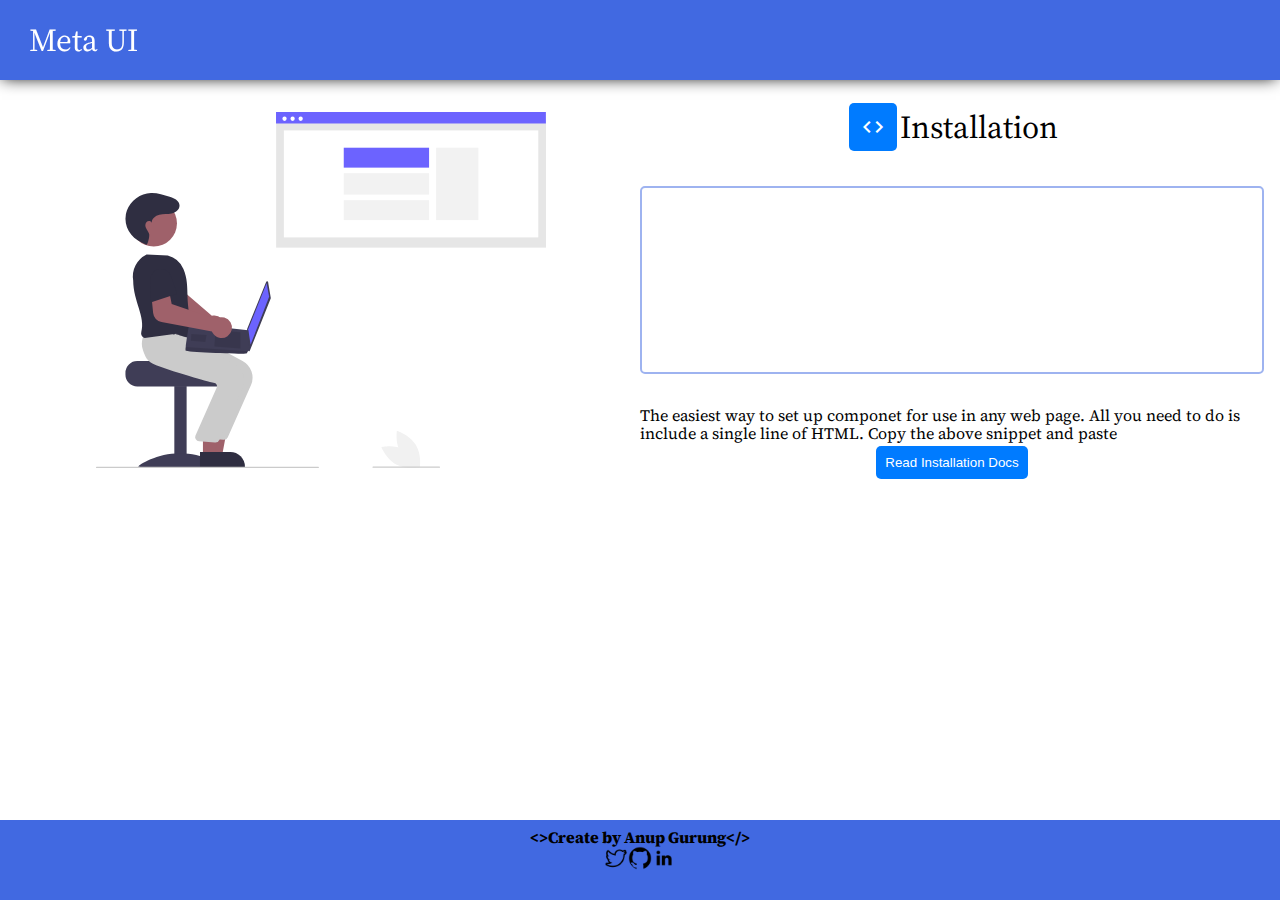
<file: index.html>
<!DOCTYPE html>
<html lang="en">

<head>
    <meta charset="UTF-8">
    <meta http-equiv="X-UA-Compatible" content="IE=edge">
    <meta name="description" content="Meta UI is a component library">
    <meta name="viewport" content="width=device-width, initial-scale=1.0">
    <link href="https://fonts.googleapis.com/icon?family=Material+Icons" rel="stylesheet">
    <link rel="stylesheet" href="./css/meta-ui.css">
    <link rel="stylesheet" href="./css/main.css">
    <title>Meta UI</title>
</head>

<body>
    <div>
        <header class="header nav nav-box-shadow">
            <div class="menu">
                <span class="material-icons icon-btn hide-default">menu</span>
                <h3 class="flex-row">Meta UI</h3>
            </div>
        </header>
        <div>
            <main class="main-section">
                <section class="flex-row">
                    <div class="flex-basis-40">
                        <img class="responsive-fix-width" src="./images/lp.svg" alt="image">
                    </div>
                    <div class="flex-basis-50 flex-row flex-direction-col">
                        <div class="flex-row">
                            <span class="material-icons btn btn-primary btn-floating border-radius">code</span>
                            <h3>Installation</h3>
                        </div>
                        <div class="code-snip">
                            <iframe
                                src="https://carbon.now.sh/embed?bg=rgba%280%2C0%2C0%2C1%29&t=3024-night&wt=none&l=auto&width=680&ds=false&dsyoff=20px&dsblur=68px&wc=true&wa=true&pv=0px&ph=0px&ln=false&fl=1&fm=Hack&fs=14px&lh=119%25&si=false&es=2x&wm=false&code=%253Clink%2520href%253D%2522https%253A%252F%252Ffonts.googleapis.com%252Ficon%253Ffamily%253DMaterial%252BIcons%2522%2520rel%253D%2522stylesheet%2522%253E"
                                style=" border:0; transform: scale(1); overflow:hidden;"
                                sandbox="allow-scripts allow-same-origin">
                          </iframe>
                        </div>
                        <div>
                            <section>
                                <p>The easiest way to set up componet for use in any web page.
                                All you need to do is include a single line of HTML.
                                Copy the above snippet and paste</p>
                            </section>
                        </div>
                        <div>
                            <button class="btn btn-primary">
                                <a class="link-style-none" 
                                    href="./pages/documentation.html">
                                    Read Installation Docs
                                </a>
                            </button>
                        </div>
                    </div>
                </section>
            </main> 
        </div>

        <footer class="footer">
            <div class="text-center font-bold">
                <p><span>&lt;&gt;</span>Create by Anup Gurung<span>&lt;/&gt;</span> </p>
            </div>
            <div class="footer-social flex-row flex-row-center">
                <a href="#">
                    <img src="./images/twitter.ico" alt="twitter">
                </a>
                <a href="#">
                    <img src="./images/github.ico" alt="github">
                </a>
                <a href="#">
                    <img src="./images/linkedin.ico" alt="linkedin">
                </a>
            </div>
        </footer>
        
    </div>
</body>

</html>
</file>
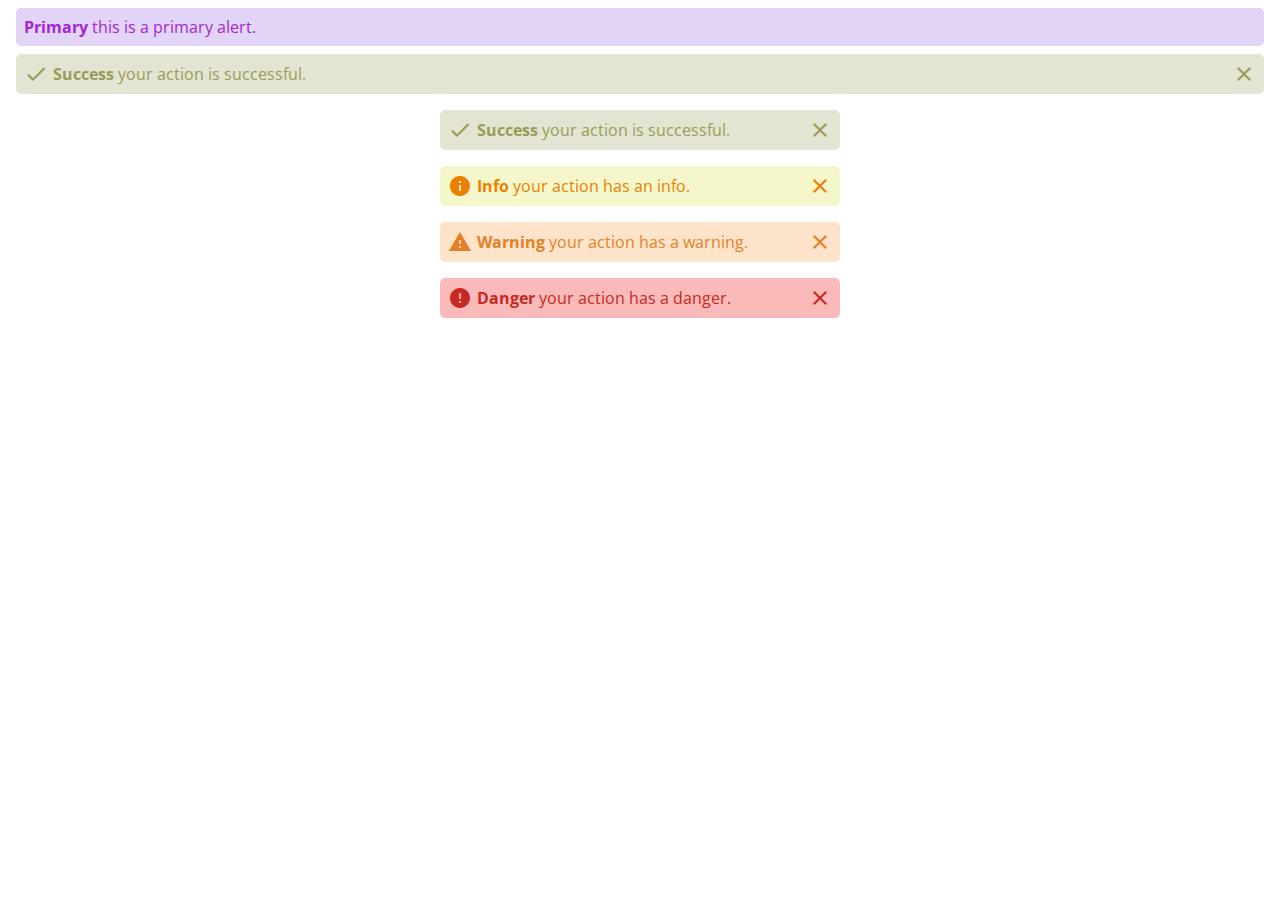
<file: alert.html>
<!DOCTYPE html>
<html lang="en">
<head>
    <meta charset="UTF-8">
    <meta http-equiv="X-UA-Compatible" content="IE=edge">
    <meta name="author" content="Anup Gurung">
    <meta name="description" content="alert Component">
    <meta name="viewport" content="width=device-width, initial-scale=1.0">
    <link href="https://fonts.googleapis.com/icon?family=Material+Icons"
      rel="stylesheet">
    <link rel="stylesheet" href="alert.css">
    <title>Alerts</title>
</head>
<body>

    <!-- alert without icon and close button -->
    <div class="alert alert-primary">           
        <strong>Primary</strong> this is a primary alert.
    </div>

    <!-- alert align to center -->
    <div class="alert flex-row alert-success">        
        <span class="flex-row">
            <span class="material-icons mar-rg-sm">check</span>
            <span><strong>Success</strong> your action is successful.</span>
        </span>
        <span class="material-icons icon">close</span>
    </div>

    <!-- alert with icon and close button -->
    <div class="alert-container">
        <div class="alert flex-row alert-success">        
            <span class="flex-row">
                <span class="material-icons mar-rg-sm">check</span>
                <span><strong>Success</strong> your action is successful.</span>
            </span>
            <span class="material-icons icon">close</span>
        </div>
    </div>
    

    <div class="alert-container">
        <div class="alert flex-row alert-info">
            <span class="flex-row">
                <span class="material-icons mar-rg-sm">info</span>
                <span><strong>Info</strong> your action has an info.</span>
            </span> 
            <span class="material-icons icon">close</span>
        </div>
    </div>

    <div class="alert-container">
        <div class="alert flex-row alert-warning">
            <span class="flex-row">
                <span class="material-icons mar-rg-sm">warning</span>
                <span><strong>Warning</strong> your action has a warning.</span> 
            </span>
            <span class="material-icons icon">close</span>
        </div>
    </div>
    
    <div class="alert-container">
        <div class="alert flex-row alert-danger">
            <span class="flex-row">
                <span class="material-icons mar-rg-sm">error</span>
                <span><strong>Danger</strong> your action has a danger.</span>
            </span>       
            <span class="material-icons icon">close</span>
        </div>
    </div>
</body>
</html>
</file>
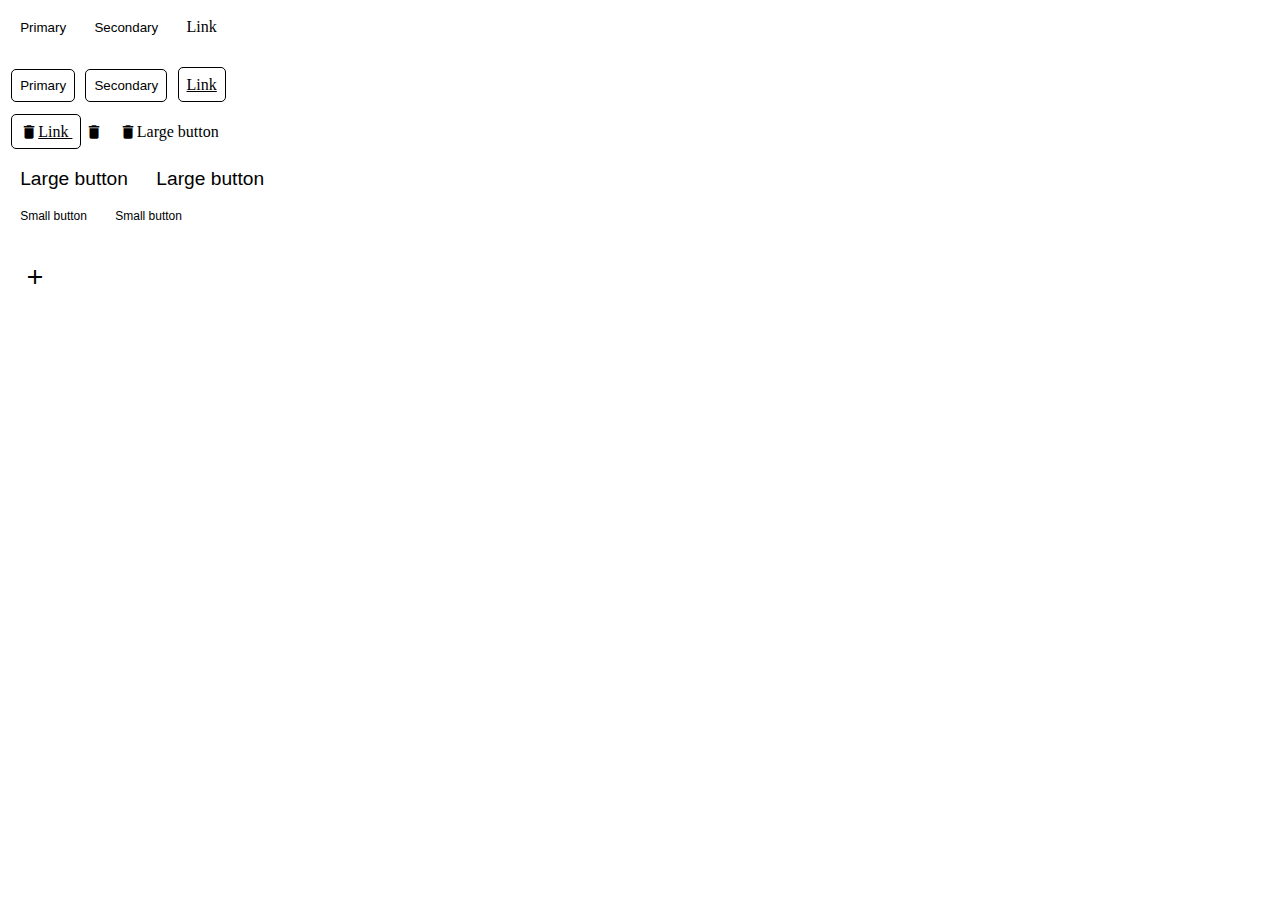
<file: buttons.html>
<!DOCTYPE html>
<html lang="en">
<head>
    <meta charset="UTF-8">
    <meta http-equiv="X-UA-Compatible" content="IE=edge">
    <meta name="viewport" content="width=device-width, initial-scale=1.0">
    <meta name="author" content="Anup Gurung">
    <meta name="description" content="Button Component">
    <link href="https://fonts.googleapis.com/icon?family=Material+Icons"
    rel="stylesheet">
    <link rel="stylesheet" href="buttons.css">
    <title>Buttons</title>
</head>
<body>
    <div>
        <button class="btn btn-primary">Primary</button>
        <button class="btn btn-secondary">Secondary</button>
        <a href="#" class="btn btn-link btn-primary">Link</a>        
    </div>
    <hr>
  <!-- OUTLINE BUTTON -->
    <div>
        <button class="btn btn-primary-outline">Primary</button>
        <button class="btn btn-secondary-outline">Secondary</button>
        <a href="#" class="btn btn-link-outline">Link</a>
    </div>
  <hr>
    <!-- ICON button -->
    <div>
        <a href="#" class="btn btn-link-outline">
            <span class="material-icons btn-icon">delete</span>Link
        </a>
        <span class="material-icons btn-icon">delete</span>
        <a class="btn btn-primary">
            <span class="material-icons btn-icon">delete</span>Large button
        </a>
    </div>
  <hr>
    <!-- LARGE AND SMALL BUTTON -->
    <div>
        <button class="btn btn-primary btn-lg">Large button</button>
        <button class="btn btn-secondary btn-lg">Large button</button>
    </div>
    <div>
        <button class="btn btn-primary btn-sm">Small button</button>
        <button class="btn btn-secondary btn-sm">Small button</button>
    </div>
    <hr>
    <!-- FLOATING BUTTON -->
    <div>
        <span class="material-icons btn btn-primary btn-floating">add</span>
    </div>
</body>
</html>
</file>
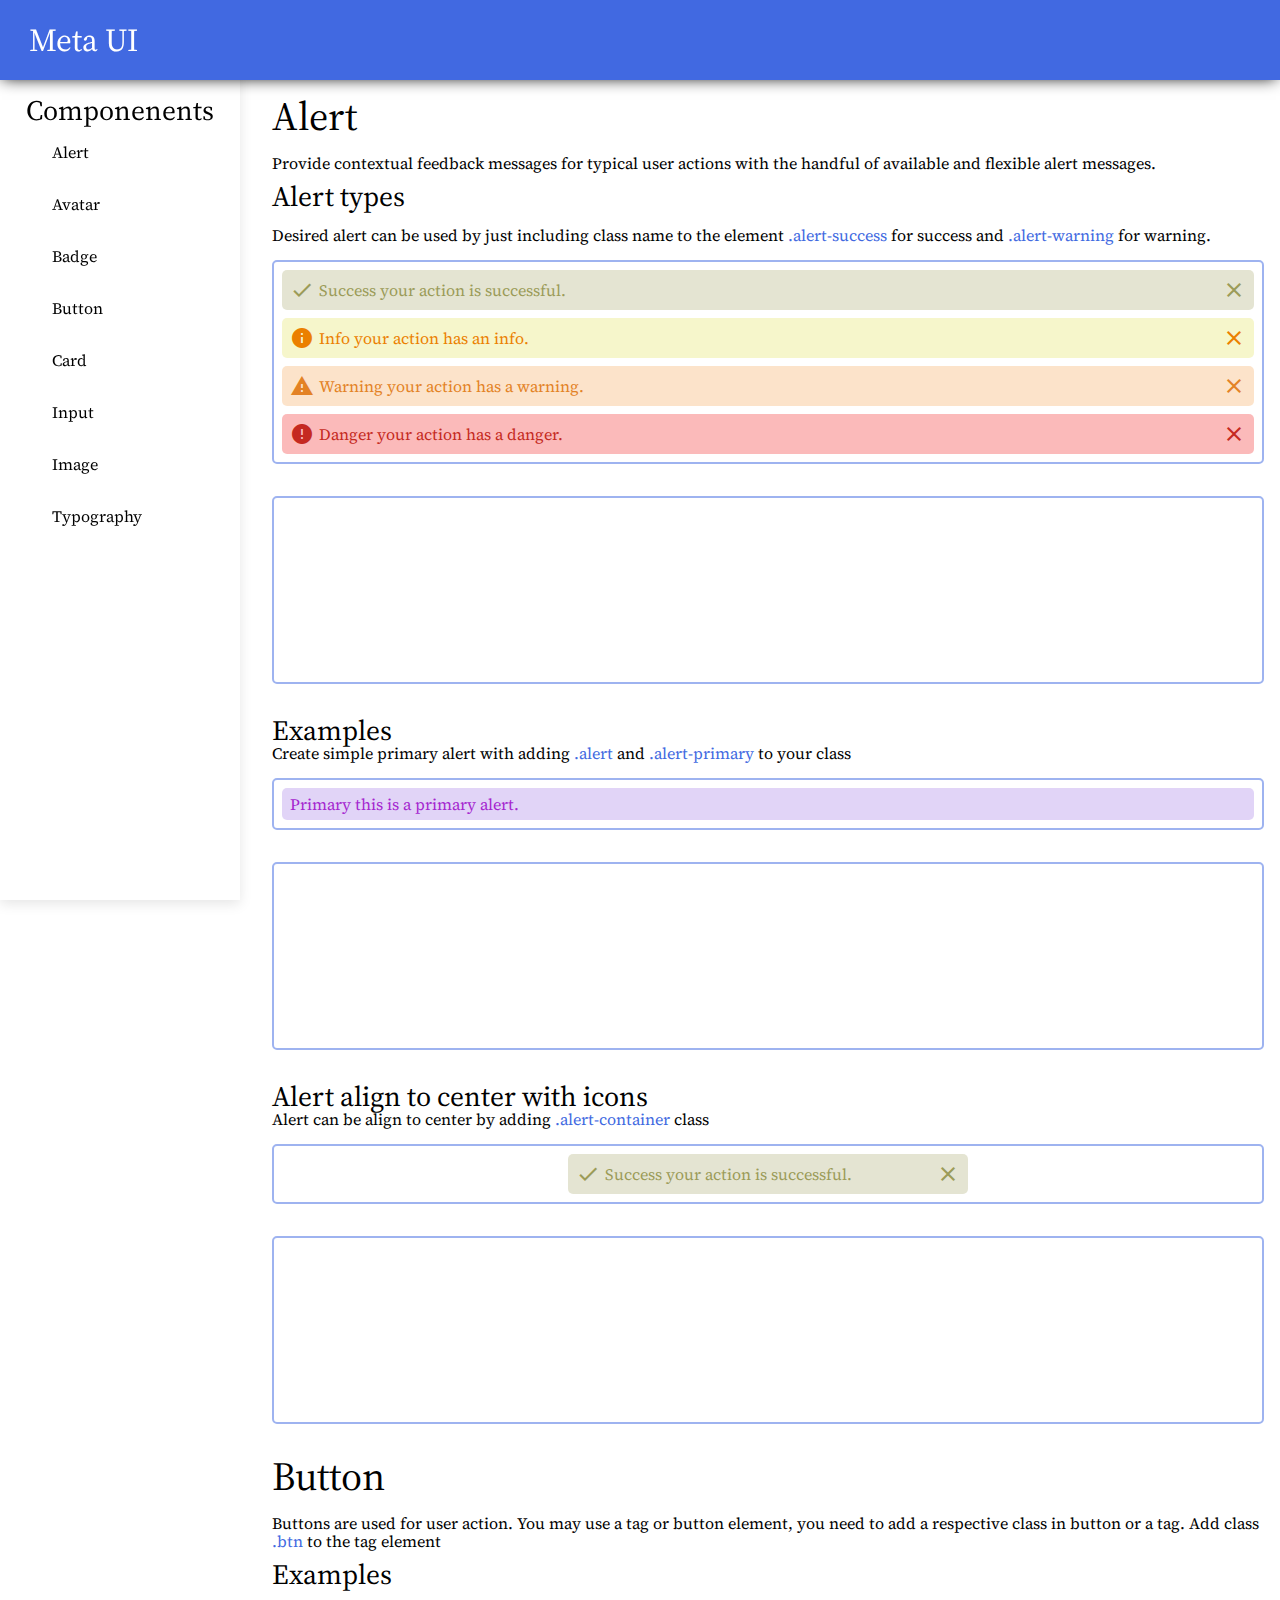
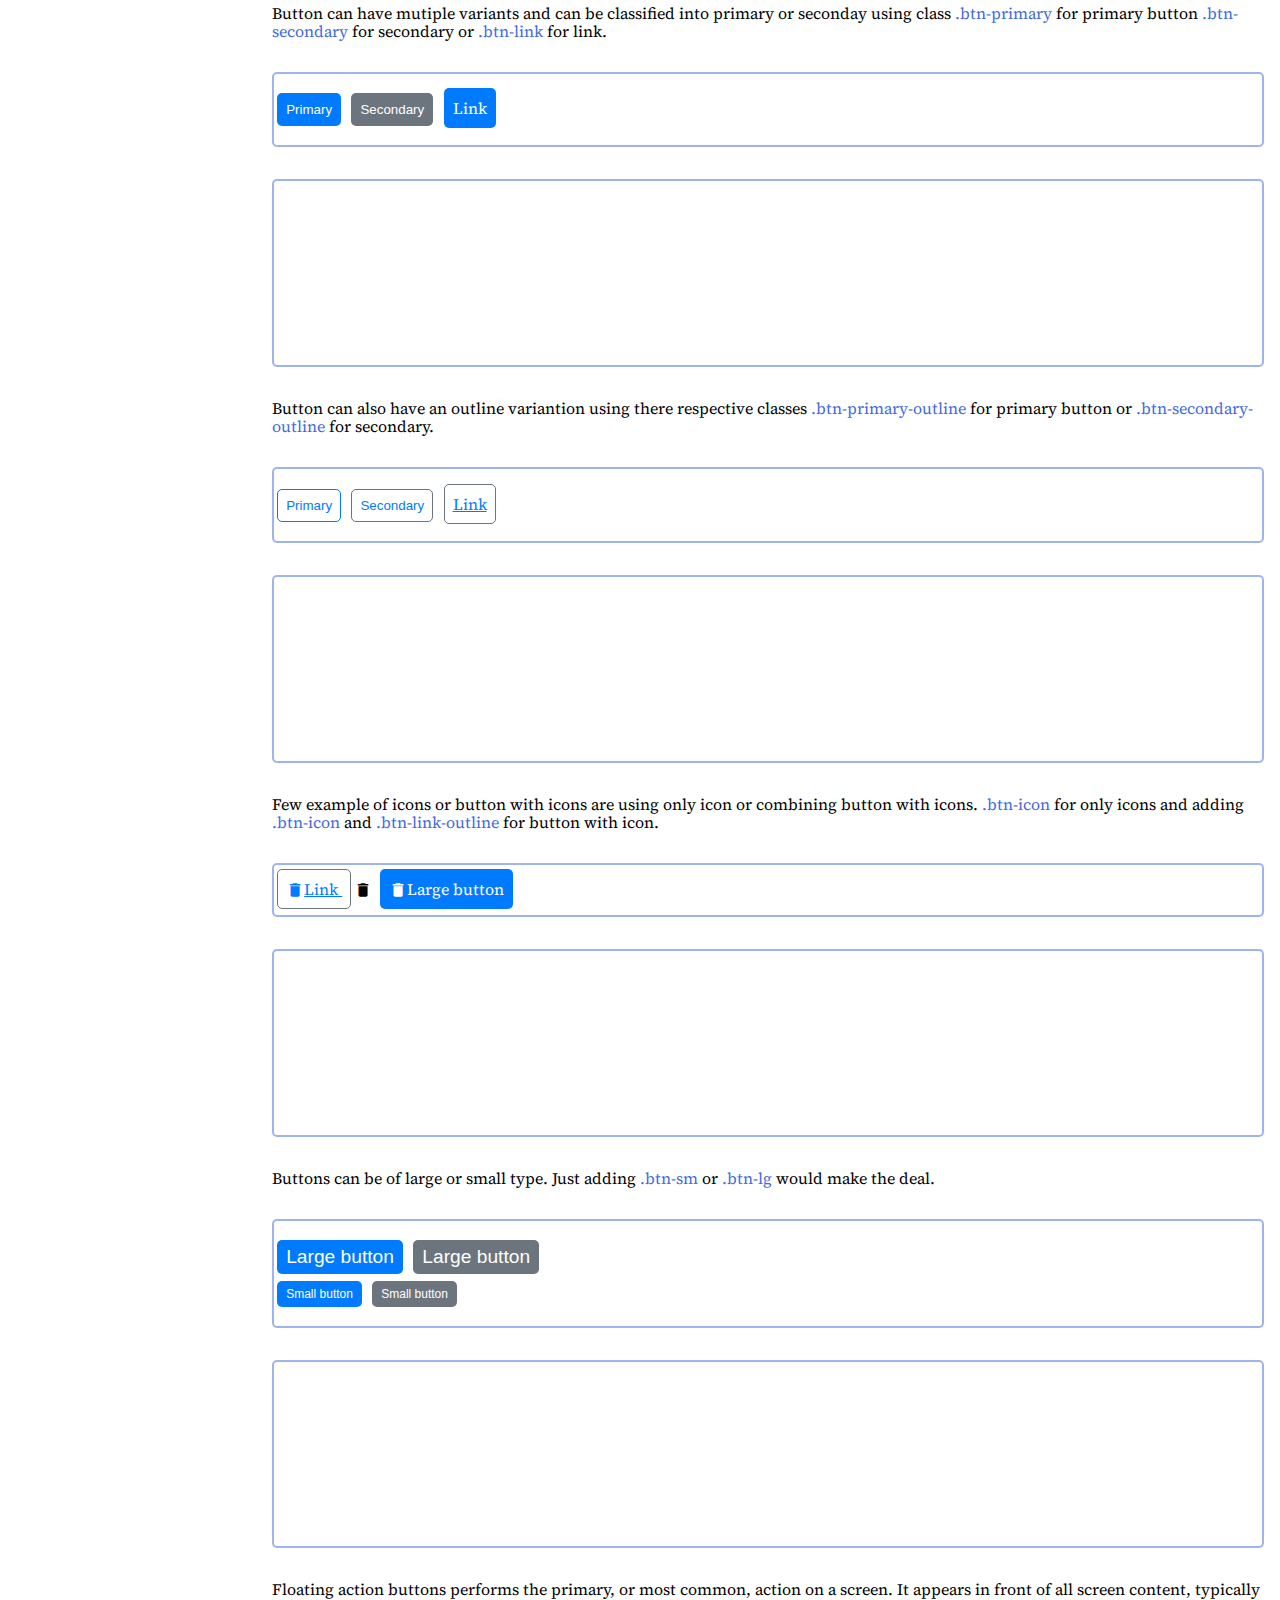
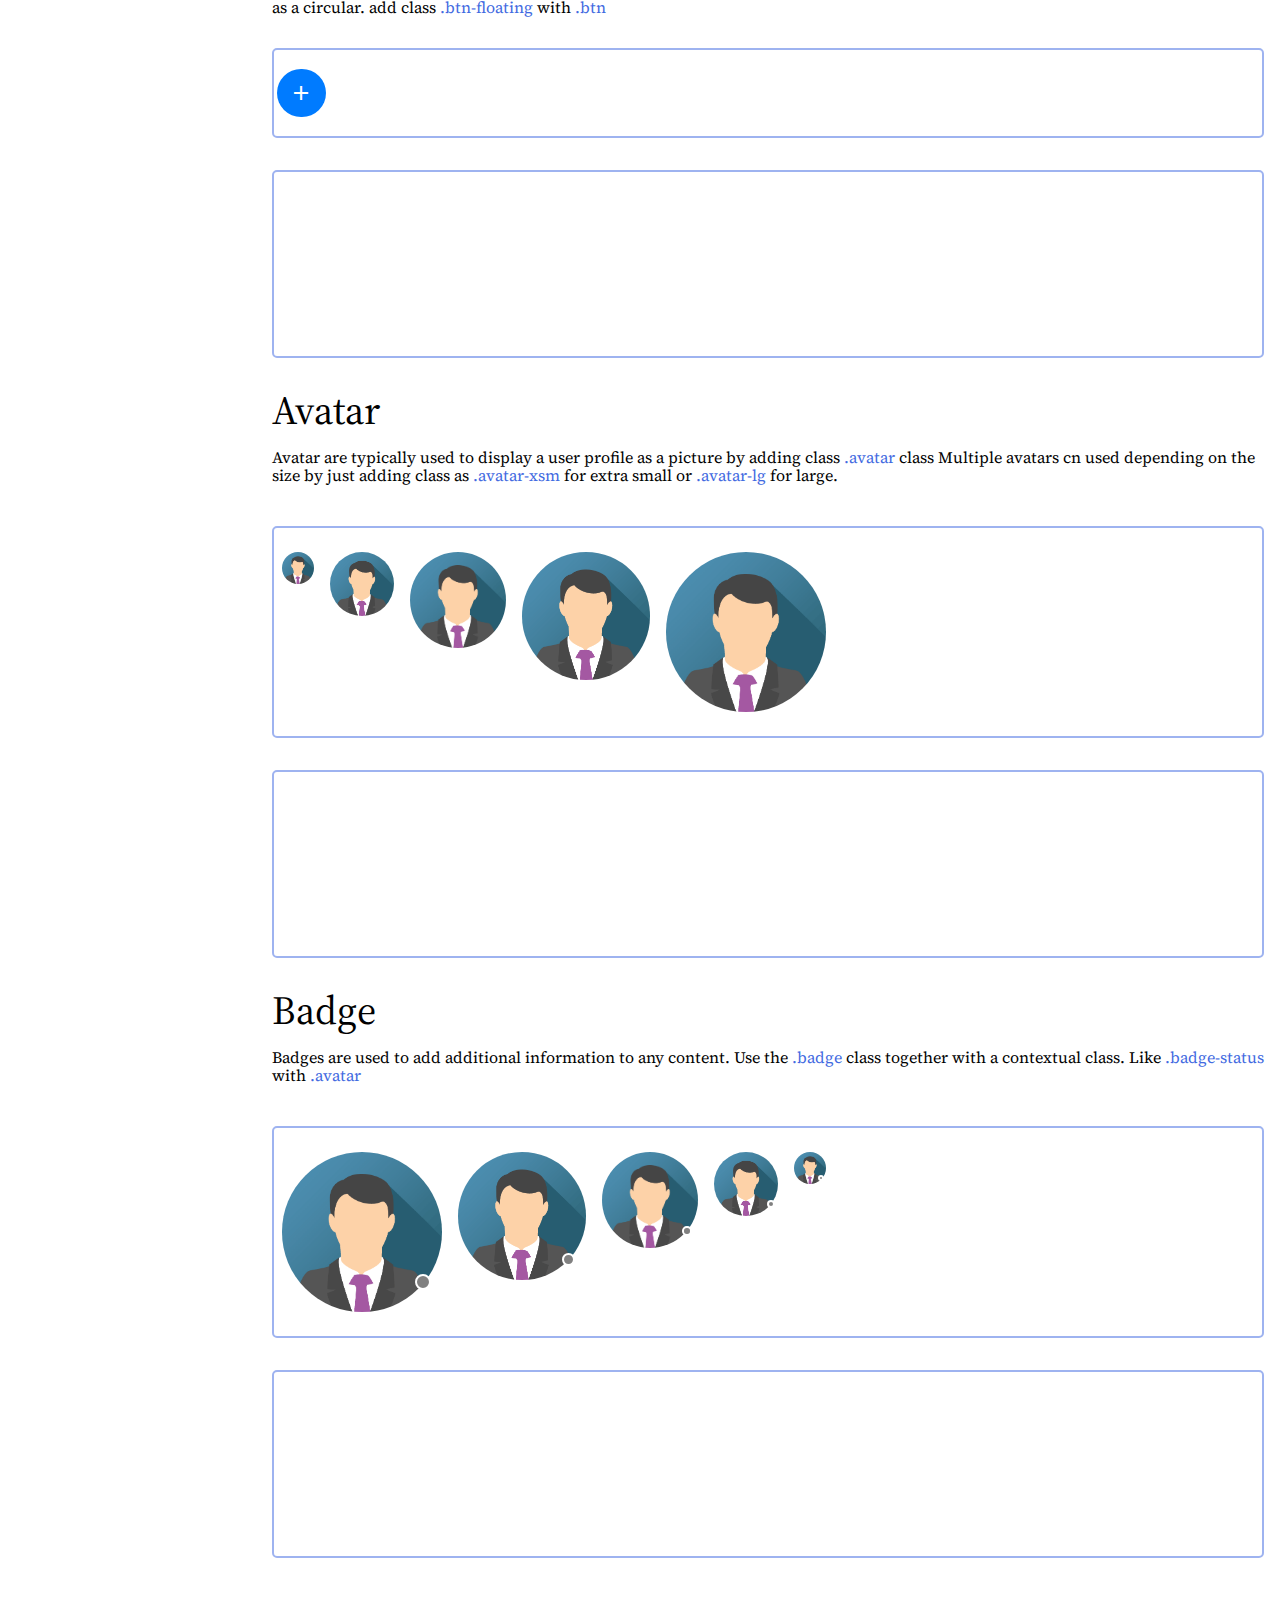
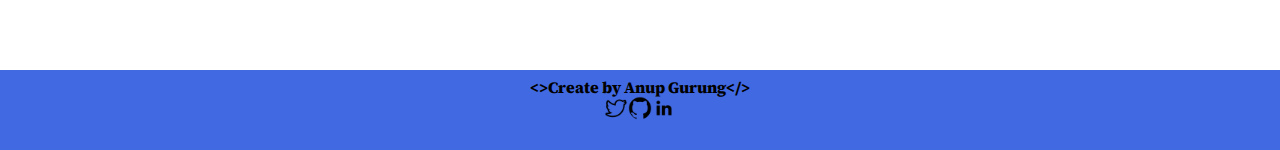
<file: documentation.html>
<!DOCTYPE html>
<html lang="en">

<head>
    <meta charset="UTF-8">
    <meta http-equiv="X-UA-Compatible" content="IE=edge">
    <meta name="description" content="Meta UI is a component library">
    <meta name="viewport" content="width=device-width, initial-scale=1.0">
    <link href="https://fonts.googleapis.com/icon?family=Material+Icons" rel="stylesheet">
    <link rel="stylesheet" href="meta-ui.css">
    <link rel="stylesheet" href="main.css">
    <title>Meta UI</title>
</head>

<body>
    <div>
        <div class="page-layout">
            <header class="header nav nav-box-shadow">
                <div class="menu">
                    <span class="material-icons icon-btn hide-default">menu</span>
                    <h3 class="flex-row">Meta UI</h3>
                </div>
            </header>
            
                <div class="sidebar">
                    <div><h4 class="text-center">Componenents</h4></div>
                    <div class="navlist">
                        <ul>
                            <li class="m-1 list-style">
                                <a class="" href="#alert">Alert</a>
                            </li>
                            <li class="m-1 list-style">
                                <a class="link-style-none" href="#avatar">Avatar</a>
                            </li>
                            <li class="m-1 list-style">
                                <a class="link-style-none" href="#badge">Badge</a>
                            </li>
                            <li class="m-1 list-style">
                                <a class="link-style-none" href="#button">Button</a>
                            </li>
                            <li class="m-1 list-style">
                                <a class="link-style-none" href="">Card</a>
                            </li>
                            <li class="m-1 list-style">
                                <a class="link-style-none" href="">Input</a>
                            </li>
                            <li class="m-1 list-style">
                                <a class="link-style-none" href="">Image</a>
                            </li>
                            <li class="m-1 list-style">
                                <a class="link-style-none" href="">Typography</a>
                            </li>
                        </ul>
                    </div>
                </div>
            
            <main class="main-section">
                <!---------- ALERTS ---------------->
                <section id="alert">
                    <h2>Alert</h2>
                    <hr>
                    <p class="mt-4 mb-2">Provide contextual feedback messages for typical user actions
                        with the handful of available and flexible alert messages.</p>
                    <hr>
                    <h4>Alert types</h4>
                    <p class="mt-4 mb-2">Desired alert can be used by just including class name to the element
                        <span class="highlight-text">.alert-success</span> for success and
                        <span class="highlight-text">.alert-warning</span> for warning.
                    </p>
                    <div class="doc-border mt-4">
                        <div class="alert flex-row alert-success">
                            <span class="flex-row">
                                <span class="material-icons mr-r">check</span>
                                <span><strong>Success</strong> your action is successful.</span>
                            </span>
                            <span class="material-icons cursor">close</span>
                        </div>
                        <div class="alert flex-row alert-info">
                            <span class="flex-row">
                                <span class="material-icons mr-r">info</span>
                                <span><strong>Info</strong> your action has an info.</span>
                            </span>
                            <span class="material-icons cursor">close</span>
                        </div>
                        <div class="alert flex-row alert-warning">
                            <span class="flex-row">
                                <span class="material-icons mr-r">warning</span>
                                <span><strong>Warning</strong> your action has a warning.</span>
                            </span>
                            <span class="material-icons cursor">close</span>
                        </div>
                        <div class="alert flex-row alert-danger">
                            <span class="flex-row">
                                <span class="material-icons mr-r">error</span>
                                <span><strong>Danger</strong> your action has a danger.</span>
                            </span>
                            <span class="material-icons cursor">close</span>
                        </div>
                    </div>
                    <div class="code-snip">
                        <iframe
                            src="https://carbon.now.sh/embed?bg=rgba%2843%2C9%2C9%2C1%29&t=seti&wt=none&l=auto&width=680&ds=true&dsyoff=20px&dsblur=68px&wc=true&wa=true&pv=0px&ph=0px&ln=false&fl=1&fm=Hack&fs=15px&lh=136%25&si=false&es=2x&wm=false&code=%253Cdiv%2520class%253D%2522alert%2520flex-row%2520alert-success%2522%253E%2520%2520%2520%2520%2520%2520%2520%2520%250A%2520%2520%2520%2520%253Cspan%2520class%253D%2522flex-row%2522%253E%250A%2520%2520%2520%2520%2520%2520%2520%2520%253Cspan%2520class%253D%2522material-icons%2520mr-r%2522%253Echeck%253C%252Fspan%253E%250A%2520%2520%2520%2520%2520%2520%2520%2520%253Cspan%253E%253Cstrong%253ESuccess%253C%252Fstrong%253E%2520your%2520action%2520is%2520successful.%253C%252Fspan%253E%250A%2520%2520%2520%2520%253C%252Fspan%253E%250A%2520%2520%2520%2520%253Cspan%2520class%253D%2522material-icons%2522%253Eclose%253C%252Fspan%253E%250A%253C%252Fdiv%253E%250A%253Cdiv%2520class%253D%2522alert%2520flex-row%2520alert-info%2522%253E%250A%2520%2520%2520%2520%253Cspan%2520class%253D%2522flex-row%2522%253E%250A%2520%2520%2520%2520%2520%2520%2520%2520%253Cspan%2520class%253D%2522material-icons%2520mr-r%2522%253Einfo%253C%252Fspan%253E%250A%2520%2520%2520%2520%2520%2520%2520%2520%253Cspan%253E%253Cstrong%253EInfo%253C%252Fstrong%253E%2520your%2520action%2520has%2520an%2520info.%253C%252Fspan%253E%250A%2520%2520%2520%2520%253C%252Fspan%253E%2520%250A%2520%2520%2520%2520%253Cspan%2520class%253D%2522material-icons%2522%253Eclose%253C%252Fspan%253E%250A%253C%252Fdiv%253E%250A%253Cdiv%2520class%253D%2522alert%2520flex-row%2520alert-warning%2522%253E%250A%2520%2520%2520%2520%253Cspan%2520class%253D%2522flex-row%2522%253E%250A%2520%2520%2520%2520%2520%2520%2520%2520%253Cspan%2520class%253D%2522material-icons%2520mr-r%2522%253Ewarning%253C%252Fspan%253E%250A%2520%2520%2520%2520%2520%2520%2520%2520%253Cspan%253E%253Cstrong%253EWarning%253C%252Fstrong%253E%2520your%2520action%2520has%2520a%2520warning.%253C%252Fspan%253E%2520%250A%2520%2520%2520%2520%253C%252Fspan%253E%250A%2520%2520%2520%2520%253Cspan%2520class%253D%2522material-icons%2522%253Eclose%253C%252Fspan%253E%250A%253C%252Fdiv%253E%250A%253Cdiv%2520class%253D%2522alert%2520flex-row%2520alert-danger%2522%253E%250A%2520%2520%2520%2520%253Cspan%2520class%253D%2522flex-row%2522%253E%250A%2520%2520%2520%2520%2520%2520%2520%2520%253Cspan%2520class%253D%2522material-icons%2520mr-r%2522%253Eerror%253C%252Fspan%253E%250A%2520%2520%2520%2520%2520%2520%2520%2520%253Cspan%253E%253Cstrong%253EDanger%253C%252Fstrong%253E%2520your%2520action%2520has%2520a%2520danger.%253C%252Fspan%253E%250A%2520%2520%2520%2520%253C%252Fspan%253E%2520%2520%2520%2520%2520%2520%2520%250A%2520%2520%2520%2520%253Cspan%2520class%253D%2522material-icons%2522%253Eclose%253C%252Fspan%253E%250A%253C%252Fdiv%253E"
                            style="border:0; transform: scale(1); overflow:hidden;"
                            sandbox="allow-scripts allow-same-origin">
                        </iframe>
                    </div>

                    <h4>Examples</h4>
                    <p>Create simple primary alert with adding <span class="highlight-text">.alert</span>
                        and <span class="highlight-text">.alert-primary</span> to your class</p>
                    <div class="doc-border">
                        <div class="alert alert-primary">
                            <strong>Primary</strong> this is a primary alert.
                        </div>
                    </div>
                    <div class="code-snip">
                        <iframe
                            src="https://carbon.now.sh/embed?bg=rgba%2843%2C9%2C9%2C1%29&t=seti&wt=none&l=auto&width=680&ds=true&dsyoff=20px&dsblur=68px&wc=true&wa=true&pv=0px&ph=0px&ln=false&fl=1&fm=Hack&fs=15px&lh=136%25&si=false&es=2x&wm=false&code=%2520%2520%2520%2520%253Cdiv%2520class%253D%2522alert%2520alert-primary%2522%253E%2520%2520%2520%2520%2520%2520%2520%2520%2520%2520%2520%250A%2520%2520%2520%2520%2520%2520%2520%2520%253Cstrong%253EPrimary%253C%252Fstrong%253E%2520this%2520is%2520a%2520primary%2520alert.%250A%2520%2520%2520%2520%253C%252Fdiv%253E"
                            style="border:0; transform: scale(1); overflow:hidden;"
                            sandbox="allow-scripts allow-same-origin">
                        </iframe>
                    </div>

                    <h4>Alert align to center with icons</h4>
                    <p>Alert can be align to center by adding <span class="highlight-text">.alert-container</span> class</p>
                    <div class="alert-container doc-border">
                        <div class="alert flex-row alert-success">
                            <span class="flex-row">
                                <span class="material-icons mr-r">check</span>
                                <span><strong>Success</strong> your action is successful.</span>
                            </span>
                            <span class="material-icons">close</span>
                        </div>
                    </div>
                    <div class="code-snip">
                        <iframe
                            src="https://carbon.now.sh/embed?bg=rgba%2843%2C9%2C9%2C1%29&t=seti&wt=none&l=auto&width=680&ds=true&dsyoff=20px&dsblur=68px&wc=true&wa=true&pv=0px&ph=0px&ln=false&fl=1&fm=Hack&fs=15px&lh=136%25&si=false&es=2x&wm=false&code=%253Cdiv%2520class%253D%2522alert-container%2522%253E%250A%2520%2520%2520%2520%253Cdiv%2520class%253D%2522alert%2520flex-row%2520alert-success%2522%253E%2520%2520%2520%2520%2520%2520%2520%2520%250A%2520%2520%2520%2520%2520%2520%2520%2520%253Cspan%2520class%253D%2522flex-row%2522%253E%250A%2520%2520%2520%2520%2520%2520%2520%2520%2520%2520%2520%2520%253Cspan%2520class%253D%2522material-icons%2520mr-r%2522%253Echeck%253C%252Fspan%253E%250A%2520%2520%2520%2520%2520%2520%2520%2520%2520%2520%2520%2520%253Cspan%253E%253Cstrong%253ESuccess%253C%252Fstrong%253E%2520your%2520action%2520is%2520successful.%253C%252Fspan%253E%250A%2520%2520%2520%2520%2520%2520%2520%2520%253C%252Fspan%253E%250A%2520%2520%2520%2520%2520%2520%2520%2520%253Cspan%2520class%253D%2522material-icons%2522%253Eclose%253C%252Fspan%253E%250A%2520%2520%2520%2520%253C%252Fdiv%253E%250A%253C%252Fdiv%253E"
                            style="border:0; transform: scale(1); overflow:hidden;"
                            sandbox="allow-scripts allow-same-origin">
                        </iframe>
                    </div>
                </section>
                <!---------------- ALERT END -------------->

                <!---------------- BUTTON -------------->
                <section id="button">
                    <h2>Button</h2>
                    <hr>
                    <p class="mt-4 mb-2">Buttons are used for user action. You may use a tag or button element,
                         you need to add a respective class in button or a tag. Add class <span class="highlight-text">.btn</span> to the tag element</p>
                    <hr>
                    <h4>Examples</h4>
                    <p class="mt-4 mb-2">Button can have mutiple variants and can be classified into primary or seconday using class
                        <span class="highlight-text">.btn-primary</span> for primary button
                        <span class="highlight-text">.btn-secondary</span> for secondary or 
                        <span class="highlight-text">.btn-link</span> for link.
                    </p>
                    <div class="code-snip">
                        <button class="btn btn-primary">Primary</button>
                        <button class="btn btn-secondary">Secondary</button>
                        <a href="#" class="btn btn-link btn-primary">Link</a>        
                    </div>
                    <div class="code-snip">
                        <iframe
                        src="https://carbon.now.sh/embed?bg=rgba%280%2C0%2C0%2C1%29&t=3024-night&wt=none&l=auto&width=680&ds=false&dsyoff=20px&dsblur=68px&wc=true&wa=true&pv=0px&ph=0px&ln=false&fl=1&fm=Hack&fs=14px&lh=119%25&si=false&es=2x&wm=false&code=%253Cdiv%253E%250A%2520%2520%253Cbutton%2520class%253D%2522btn%2520btn-primary%2522%253EPrimary%253C%252Fbutton%253E%250A%2520%2520%253Cbutton%2520class%253D%2522btn%2520btn-secondary%2522%253ESecondary%253C%252Fbutton%253E%250A%2520%2520%253Ca%2520href%253D%2522%2523%2522%2520class%253D%2522btn%2520btn-link%2520btn-primary%2522%253ELink%253C%252Fa%253E%2520%2520%2520%2520%2520%2520%2520%2520%250A%253C%252Fdiv%253E"
                        style="border:0; transform: scale(1); overflow:hidden;"
                        sandbox="allow-scripts allow-same-origin">
                      </iframe>
                    </div>
                    <p class="mt-4 mb-2">Button can also have an outline variantion using there respective classes
                        <span class="highlight-text">.btn-primary-outline</span> for primary button or
                        <span class="highlight-text">.btn-secondary-outline</span> for secondary.
                    </p>

                    <div class="code-snip">
                        <button class="btn btn-primary-outline">Primary</button>
                        <button class="btn btn-secondary-outline">Secondary</button>
                        <a href="#" class="btn btn-link-outline">Link</a>
                    </div>
                    <div class="code-snip">
                        <iframe
                        src="https://carbon.now.sh/embed?bg=rgba%280%2C0%2C0%2C1%29&t=3024-night&wt=none&l=auto&width=680&ds=false&dsyoff=20px&dsblur=68px&wc=true&wa=true&pv=0px&ph=0px&ln=false&fl=1&fm=Hack&fs=14px&lh=119%25&si=false&es=2x&wm=false&code=%253Cdiv%253E%250A%2520%2520%253Cbutton%2520class%253D%2522btn%2520btn-primary-outline%2522%253EPrimary%253C%252Fbutton%253E%250A%2520%2520%253Cbutton%2520class%253D%2522btn%2520btn-secondary-outline%2522%253ESecondary%253C%252Fbutton%253E%250A%2520%2520%253Ca%2520href%253D%2522%2523%2522%2520class%253D%2522btn%2520btn-link-outline%2522%253ELink%253C%252Fa%253E%250A%253C%252Fdiv%253E"
                        style="border:0; transform: scale(1); overflow:hidden;"
                        sandbox="allow-scripts allow-same-origin">
                      </iframe>
                    </div>
                    
                    <p class="mt-4 mb-2"> Few example of icons or button with icons are using only icon or combining button with icons.
                        <span class="highlight-text">.btn-icon</span> for only icons and adding 
                        <span class="highlight-text">.btn-icon</span> and <span class="highlight-text">.btn-link-outline</span> for
                        button with icon.
                    </p>
                    <div class="code-snip">
                        <a href="#" class="btn btn-link-outline">
                            <span class="material-icons btn-icon">delete</span>Link
                        </a>
                        <span class="material-icons btn-icon">delete</span>
                        <a class="btn btn-primary">
                            <span class="material-icons btn-icon">delete</span>Large button
                        </a>
                    </div>
                    <div class="code-snip">
                        <iframe
                            src="https://carbon.now.sh/embed?bg=rgba%280%2C0%2C0%2C1%29&t=3024-night&wt=none&l=auto&width=680&ds=false&dsyoff=20px&dsblur=68px&wc=true&wa=true&pv=0px&ph=0px&ln=false&fl=1&fm=Hack&fs=14px&lh=119%25&si=false&es=2x&wm=false&code=%253Cdiv%253E%250A%2520%2520%253Ca%2520href%253D%2522%2523%2522%2520class%253D%2522btn%2520btn-link-outline%2522%253E%250A%2520%2520%2520%2520%2520%2520%253Cspan%2520class%253D%2522material-icons%2520btn-icon%2522%253Edelete%253C%252Fspan%253ELink%250A%2520%2520%253C%252Fa%253E%250A%2520%2520%253Cspan%2520class%253D%2522material-icons%2520btn-icon%2522%253Edelete%253C%252Fspan%253E%250A%2520%2520%253Ca%2520class%253D%2522btn%2520btn-primary%2522%253E%250A%2520%2520%2520%2520%2520%2520%253Cspan%2520class%253D%2522material-icons%2520btn-icon%2522%253Edelete%253C%252Fspan%253ELarge%2520button%250A%2520%2520%253C%252Fa%253E%250A%253C%252Fdiv%253E"
                            style="border:0; transform: scale(1); overflow:hidden;"
                            sandbox="allow-scripts allow-same-origin">
                        </iframe>
                    </div>
                    <p class="mt-4 mb-2">
                        Buttons can be of large or small type. Just adding <span class="highlight-text">.btn-sm</span>
                        or <span class="highlight-text">.btn-lg</span> would make the deal.
                    </p>
                    <div class="code-snip">
                        <div>
                            <button class="btn btn-primary btn-lg">Large button</button>
                            <button class="btn btn-secondary btn-lg">Large button</button>
                        </div>
                        <div>
                            <button class="btn btn-primary btn-sm">Small button</button>
                            <button class="btn btn-secondary btn-sm">Small button</button>
                        </div>
                    </div>
                    <div class="code-snip">
                        <iframe
                            src="https://carbon.now.sh/embed?bg=rgba%280%2C0%2C0%2C1%29&t=3024-night&wt=none&l=auto&width=680&ds=false&dsyoff=20px&dsblur=68px&wc=true&wa=true&pv=0px&ph=0px&ln=false&fl=1&fm=Hack&fs=14px&lh=119%25&si=false&es=2x&wm=false&code=%253Cdiv%253E%250A%2520%2520%253Cbutton%2520class%253D%2522btn%2520btn-primary%2520btn-lg%2522%253ELarge%2520button%253C%252Fbutton%253E%250A%2520%2520%253Cbutton%2520class%253D%2522btn%2520btn-secondary%2520btn-lg%2522%253ELarge%2520button%253C%252Fbutton%253E%250A%253C%252Fdiv%253E%250A%253Cdiv%253E%250A%2520%2520%253Cbutton%2520class%253D%2522btn%2520btn-primary%2520btn-sm%2522%253ESmall%2520button%253C%252Fbutton%253E%250A%2520%2520%253Cbutton%2520class%253D%2522btn%2520btn-secondary%2520btn-sm%2522%253ESmall%2520button%253C%252Fbutton%253E%250A%253C%252Fdiv%253E"
                            style="border:0; transform: scale(1); overflow:hidden;"
                            sandbox="allow-scripts allow-same-origin">
                      </iframe>
                    </div>
                    
                    <p class="mt-4 mb-2">Floating action buttons performs the primary, 
                        or most common, action on a screen. It appears in front of all screen content, typically as a circular.
                        add class <span class="highlight-text">.btn-floating</span> with <span class="highlight-text">.btn</span>
                    </p>
                    <div class="code-snip">
                        <span class="material-icons btn btn-primary btn-floating">add</span>
                    </div>
                    <div class="code-snip">
                        <iframe
                            src="https://carbon.now.sh/embed?bg=rgba%280%2C0%2C0%2C1%29&t=3024-night&wt=none&l=auto&width=680&ds=false&dsyoff=20px&dsblur=68px&wc=true&wa=true&pv=0px&ph=0px&ln=false&fl=1&fm=Hack&fs=14px&lh=119%25&si=false&es=2x&wm=false&code=%253Cdiv%253E%250A%2520%2520%253Cspan%2520class%253D%2522material-icons%2520btn%2520btn-primary%2520btn-floating%2522%253Eadd%253C%252Fspan%253E%250A%253C%252Fdiv%253E"
                            style="border:0; transform: scale(1); overflow:hidden;"
                            sandbox="allow-scripts allow-same-origin">
                        </iframe>
                    </div>
                </section>
                <!---------------- BUTTON END -------------->

                <!---------------- AVATAR ----------------->
                <section id="avatar">
                    <h2>Avatar</h2>
                    <hr>
                    <p class="mt-4 mb-2">Avatar are typically used to display a user profile as a picture by adding class
                        <span class="highlight-text">.avatar</span> class
                        Multiple avatars cn used depending on the size by just adding class as 
                        <span class="highlight-text">.avatar-xsm</span> for extra small or <span class="highlight-text">.avatar-lg</span> for large.
                    </p>
                    <hr>
                    <div class="avatar-container code-snip">
                        <div class="avatar avatar-xsm">
                            <img class="img-avatar responsive-img"  src="avatar.png" alt="avatar">
                        </div>
                         <div class="avatar avatar-sm">
                            <img class="img-avatar responsive-img"  src="avatar.png" alt="avatar">
                        </div>
                        <div class="avatar avatar-md">
                            <img class="img-avatar responsive-img"  src="avatar.png" alt="avatar">
                        </div>
                        <div class="avatar avatar-lg">
                            <img class="img-avatar responsive-img"  src="avatar.png" alt="avatar">
                        </div>
                        <div class="avatar avatar-xl">
                            <img class="img-avatar responsive-img"  src="avatar.png" alt="avatar">
                        </div>
                    </div>
                    <div class="code-snip">
                        <iframe
                            src="https://carbon.now.sh/embed?bg=rgba%280%2C0%2C0%2C1%29&t=3024-night&wt=none&l=auto&width=680&ds=false&dsyoff=20px&dsblur=68px&wc=true&wa=true&pv=0px&ph=0px&ln=false&fl=1&fm=Hack&fs=14px&lh=119%25&si=false&es=2x&wm=false&code=%253Cdiv%2520class%253D%2522avatar%2520avatar-xsm%2522%253E%250A%2520%2520%2520%2520%253Cimg%2520class%253D%2522img-avatar%2520responsive-img%2522%2520%2520src%253D%2522avatar.png%2522%2520alt%253D%2522avatar%2522%253E%250A%253C%252Fdiv%253E%250A%2520%253Cdiv%2520class%253D%2522avatar%2520avatar-sm%2522%253E%250A%2520%2520%2520%2520%253Cimg%2520class%253D%2522img-avatar%2520responsive-img%2522%2520%2520src%253D%2522avatar.png%2522%2520alt%253D%2522avatar%2522%253E%250A%253C%252Fdiv%253E%250A%253Cdiv%2520class%253D%2522avatar%2520avatar-md%2522%253E%250A%2520%2520%2520%2520%253Cimg%2520class%253D%2522img-avatar%2520responsive-img%2522%2520%2520src%253D%2522avatar.png%2522%2520alt%253D%2522avatar%2522%253E%250A%253C%252Fdiv%253E%250A%253Cdiv%2520class%253D%2522avatar%2520avatar-lg%2522%253E%250A%2520%2520%2520%2520%253Cimg%2520class%253D%2522img-avatar%2520responsive-img%2522%2520%2520src%253D%2522avatar.png%2522%2520alt%253D%2522avatar%2522%253E%250A%253C%252Fdiv%253E%250A%253Cdiv%2520class%253D%2522avatar%2520avatar-xl%2522%253E%250A%2520%2520%2520%2520%253Cimg%2520class%253D%2522img-avatar%2520responsive-img%2522%2520%2520src%253D%2522avatar.png%2522%2520alt%253D%2522avatar%2522%253E%250A%253C%252Fdiv%253E%250A"
                            style="border:0; transform: scale(1); overflow:hidden;"
                            sandbox="allow-scripts allow-same-origin">
                        </iframe>
                    </div>
                </section>
                <!---------------- AVATAR END -------------->

                <!---------------- BADGE ------------------->
                <section id="badge">
                    <h2>Badge</h2>
                    <hr>
                    <p class="mt-4 mb-2">Badges are used to add additional information to any content. 
                        Use the <span class="highlight-text">.badge</span> class together with a contextual class.
                        Like <span class="highlight-text">.badge-status</span> with <span class="highlight-text">.avatar</span>
                    </p>
                    <hr>
                    <div class="code-snip avatar-container">
                        <div class="badge-container">
                            <div class="avatar avatar-xl">
                                <img class="img-avatar responsive-img" src="avatar.png" alt="avatar">
                            </div>
                            <span class="badge badge-status"></span>
                        </div>
                        <div class="badge-container">
                            <div class="avatar avatar-lg">
                                <img class="img-avatar responsive-img" src="avatar.png" alt="avatar">
                            </div>
                            <span class="badge badge-status"></span>
                        </div>
                        <div class="badge-container">
                            <div class="avatar avatar-md">
                                <img class="img-avatar responsive-img" src="avatar.png" alt="avatar">
                            </div>
                            <span class="badge badge-status"></span>
                        </div>
                        <div class="badge-container">
                            <div class="avatar avatar-sm">
                                <img class="img-avatar responsive-img" src="avatar.png" alt="avatar">
                            </div>
                            <span class="badge badge-status"></span>
                        </div>
                        <div class="badge-container">
                            <div class="avatar avatar-xsm">
                                <img class="img-avatar responsive-img" src="avatar.png" alt="avatar">
                            </div>
                            <span class="badge badge-status"></span>
                        </div>
                    </div>
                    <div class="code-snip">
                        <iframe
                            src="https://carbon.now.sh/embed?bg=rgba%280%2C0%2C0%2C1%29&t=3024-night&wt=none&l=auto&width=680&ds=false&dsyoff=20px&dsblur=68px&wc=true&wa=true&pv=0px&ph=0px&ln=false&fl=1&fm=Hack&fs=14px&lh=119%25&si=false&es=2x&wm=false&code=%253Cdiv%2520class%253D%2522badge-container%2522%253E%250A%2509%253Cdiv%2520class%253D%2522avatar%2520avatar-xl%2522%253E%250A%2520%2509%2509%253Cimg%2520class%253D%2522img-avatar%2520responsive-img%2522%2520src%253D%2522avatar.png%2522%2520alt%253D%2522avatar%2522%253E%250A%2509%253C%252Fdiv%253E%250A%2509%253Cspan%2520class%253D%2522badge%2520badge-status%2522%253E%253C%252Fspan%253E%250A%253C%252Fdiv%253E%250A%253Cdiv%2520class%253D%2522badge-container%2522%253E%250A%2509%253Cdiv%2520class%253D%2522avatar%2520avatar-lg%2522%253E%250A%2520%2520%2509%2509%253Cimg%2520class%253D%2522img-avatar%2520responsive-img%2522%2520src%253D%2522avatar.png%2522%2520alt%253D%2522avatar%2522%253E%250A%2509%253C%252Fdiv%253E%250A%2509%253Cspan%2520class%253D%2522badge%2520badge-status%2522%253E%253C%252Fspan%253E%250A%253C%252Fdiv%253E%250A%253Cdiv%2520class%253D%2522badge-container%2522%253E%250A%2509%253Cdiv%2520class%253D%2522avatar%2520avatar-md%2522%253E%250A%2520%2520%2509%2509%253Cimg%2520class%253D%2522img-avatar%2520responsive-img%2522%2520src%253D%2522avatar.png%2522%2520alt%253D%2522avatar%2522%253E%250A%2509%253C%252Fdiv%253E%250A%2509%253Cspan%2520class%253D%2522badge%2520badge-status%2522%253E%253C%252Fspan%253E%250A%253C%252Fdiv%253E%250A%253Cdiv%2520class%253D%2522badge-container%2522%253E%250A%2509%253Cdiv%2520class%253D%2522avatar%2520avatar-sm%2522%253E%250A%2520%2520%2509%2509%253Cimg%2520class%253D%2522img-avatar%2520responsive-img%2522%2520src%253D%2522avatar.png%2522%2520alt%253D%2522avatar%2522%253E%250A%2509%253C%252Fdiv%253E%250A%2509%253Cspan%2520class%253D%2522badge%2520badge-status%2522%253E%253C%252Fspan%253E%250A%253C%252Fdiv%253E%250A%253Cdiv%2520class%253D%2522badge-container%2522%253E%250A%2509%253Cdiv%2520class%253D%2522avatar%2520avatar-xsm%2522%253E%250A%2520%2520%2520%2509%2509%253Cimg%2520class%253D%2522img-avatar%2520responsive-img%2522%2520src%253D%2522avatar.png%2522%2520alt%253D%2522avatar%2522%253E%250A%2520%2520%2509%253C%252Fdiv%253E%250A%2509%253Cspan%2520class%253D%2522badge%2520badge-status%2522%253E%253C%252Fspan%253E%250A%253C%252Fdiv%253E"
                            style="border:0; transform: scale(1); overflow:hidden;"
                            sandbox="allow-scripts allow-same-origin">
                        </iframe>
                    </div>
                </section>
                <!---------------- BADGE END --------------->
            </main>
        </div>

        <footer class="footer">
            <div class="text-center font-bold">
                <p><span>&lt;&gt;</span>Create by Anup Gurung<span>&lt;/&gt;</span> </p>
            </div>
            <div class="footer-social flex-row flex-row-center">
                <a href="#">
                    <img src="/twitter.ico" alt="twitter">
                </a>
                <a href="#">
                    <img src="./github.ico" alt="github">
                </a>
                <!-- <a href="#">
                    <img src="./instagram.ico" alt="github">
                </a> -->
                <a href="#">
                    <img src="./linkedin.ico" alt="github">
                </a>
            </div>
        </footer>
    </div>
</body>

</html>
</file>
<file: css/meta-ui.css>
body {
    min-height: 100vh;
    font-family: 'Lora', serif;
}
.header {
    background-color: var(--royalblue-bg);
    height: 5rem;
    padding: .5rem;
    grid-area: header;
    z-index: 2;
    position: fixed;
    width: 100%;
    top: 0;
}
.sidebar {
    position: fixed;
    top: 0rem;
    height: 100%;
    width: 15rem;
    padding: 6rem 0rem;
    /* z-index: -1; */
    grid-area: sidebar; 
    overflow-y: auto;
    box-shadow: 0 4px 12px 0 rgb(0 0 0 / 10%);
    background-color: var(--white);
}
.main-section {
    padding: 5rem 1rem;
    grid-area: main;
    overflow-x: auto;
    margin-top: 1rem;
}
.footer {
    bottom: 0;
    position: fixed;
    width: 100%;
    height: 5rem;
    background-color: var(--royalblue-bg);
    padding: 0.5rem;
    z-index: 2;
}
.footer-social > a >img{
    width: 1.5rem;
}
.flex-basis-40 img {
    margin: 1rem 5rem;
}
.image-bar {
    grid-area: image;
    margin: 7rem 0;
    padding: 1rem 3rem;
}
.page-layout {
    display: grid;
    grid-template-columns: 20% 80%;
     grid-template-areas: 
        "header header"
        "sidebar main";
        position: relative;
}
.page-layout-index {
    display: grid;
    grid-template-columns: 40% 60%;
     grid-template-areas: 
        "header header"
        "image main";
        position: relative;
}
.code-snip {
    box-sizing: border-box;
    border: 2px solid var(--border-blue);
    border-radius: 5px;
    width: 100%;
    padding: 1rem 0;
    margin: 2rem 0;
}
.code-snip iframe{
    width: 100%;
}
.doc-border {
    border: 2px solid var(--border-blue);
    margin: 1rem 0;
    border-radius: 5px;
}
.highlight-text {
    color: var(--royalblue-bg);
}
.hide-default {
    display: none;
}

.list-style:hover {
    background-color: var(--doc-hover-light);
    color: var(--primary-blue);
    border-radius: 5px;
}
.list-style > a {
	text-decoration: none;
	display: block;
	color: inherit;
    padding: 1rem 3rem;
}
.icon-btn-focus {
    z-index: 1;
    width: 15rem !important;
    transition: width .50s;
}
.icon-btn-blur {
    z-index: 1;
    width: 0rem !important;
    transition: width .50s;
}
@media only screen and (max-width:650px) {
    .page-layout {
        grid-template-columns: 20% 80%;
        grid-template-areas: 
           "header header"
           "main main";
           position: relative;
    }
    .flex-basis-40 {
        display: none;
    }
    /* .sidebar, */
    .hide-default {
        display: inline-block;
    }
    .sidebar {
        width: 0;;
    }
    .flex-basis-50 {
        flex-basis: 100% !important;
    }
    .menu {
        width: 100%;
        display: flex;
        justify-content: space-between;
    }
    .menu span {
        font-size: 36px;
        margin-top: -5px
    }
    .icon-btn-focus:focus {
        z-index: 1;
        width: 15rem !important;
        transition: width .50s;
    }
    .icon-btn-focus {
        z-index: 1;
        width: 15rem !important;
        transition: width .50s;

    }
    .icon-btn-blur {
        z-index: 1;
        width: 0rem !important;
        transition: width .50s;
    }    
}
</file>
<file: css/main.css>
@import url('https://fonts.googleapis.com/css2?family=El+Messiri&family=M+PLUS+Rounded+1c&family=Montserrat:wght@300&family=Open+Sans:wght@300&family=Roboto+Slab&display=swap');
@import url('https://fonts.googleapis.com/css2?family=Lora:ital@1&family=Open+Sans:wght@300&family=Source+Serif+4&display=swap');

/******* COMPONENTS *******/
@import "./alert.css";
@import "./avatar.css";
@import "./badge.css";
@import "./buttons.css";
@import "./card.css";
@import "./grid.css";
@import "./image.css";
@import "./input.css";
@import "./list.css";
@import "./modal.css";
@import "./navbar.css";
@import "./reset.css";
@import "./rating.css";
@import "./snackbar.css";
@import "./typography.css";
@import "./utils.css";
@import "./variable.css";

body {
    font-family: 'Lora', serif;
    font-family: 'Open Sans', sans-serif;
    font-family: 'Source Serif 4', sans-serif;
}

*,
*:before,
*:after {
  margin: 0;
  padding: 0;
  box-sizing: border-box;
}
</file>
<file: alert.css>
@import url('https://fonts.googleapis.com/css2?family=El+Messiri&family=M+PLUS+Rounded+1c&family=Montserrat:wght@300&family=Open+Sans:wght@300&family=Roboto+Slab&display=swap');

body {
    font-family: 'M PLUS Rounded 1c', sans-serif;
    font-family: 'Open Sans', sans-serif;
}
:root {
    --red-bg : rgb(243,46,46,0.33);
    --yellow-bg : rgb(241,241,178,0.68);
    --orange-bg : rgb(247, 184, 123,0.4);
    --green-bg : rgb(157,157,87,0.27);
    --blue-bg : rgb(201,178,241,0.56);

    --red : rgb(197,41,33,1);
    --yellow : rgb(235,128,0,1);
    --orange : rgb(227, 130, 37,1);
    --green : rgb(155,155,88,1);
    --blue : rgb(165,38,207,1);

    --black : rgb(0, 0, 0);
}

/***** ALERTS *****/

/* container align alert to center with defined width */
.alert-container {
    display: flex;
    justify-content: center;
}
.alert-container .alert{
    width: 25rem;
}
.alert {
    margin: .5rem;
    padding: .5rem;
    border-radius: 5px;
    box-sizing: border-box;
}
.alert-success {
    background-color: var( --green-bg);
    color: var(--green);
}
.alert-info {
    background-color: var( --yellow-bg);
    color: var(--yellow);
}
.alert-warning {
    background-color: var( --orange-bg);
    color: var(--orange);
}
.alert-danger {
    background-color: var( --red-bg);
    color: var(--red);
}
.alert-primary {
    background-color: var( --blue-bg);
    color: var(--blue);
}

/***** UTILS *****/
.flex-row {
    display: flex;
    justify-content: space-between;
    align-items: center;
}

.mar-rg-sm {
    margin-right: 0.3rem;
}
.icon:hover {
    color: var(--black);
    cursor: pointer;
}

/***** MEDIA QUERY *****/
@media only screen and (max-width: 400px) {
    .alert {   
        font-size: 16px;
        line-height: 24px;
    }
}
</file>
<file: buttons.css>
.btn {
    outline: none;
    border: none;
    padding: .5rem;
    border-radius: 5px;
    margin: .2rem ;
    border: 1px solid transparent;
}
.btn-floating {
    border-radius: var(--border-round);
    padding: 0.7rem;
}

.btn-link {
    text-decoration: none;
}
.btn-primary {
    background-color: var(--primary-blue);
    color: var(--text-color);
}
.btn-secondary {
   background-color: var(--paleblue);
   color: var(--text-color);
}
.btn-primary-outline {
    background-color: transparent;
    color: var(--primary-blue);
    border-color: var(--primary-blue);
}
.btn-secondary-outline {
    background-color: transparent;
    color: var(--primary-blue);
    border-color: var(--paleblue);
}
.btn-link-outline {
    background-color: transparent;
    color: var(--primary-blue);
    border-color: var(--paleblue);
}
.btn-lg {
    font-size: 1.2rem;
    line-height: 1rem;
    font-weight: 400;
}
.btn-icon {
    vertical-align: sub;
    font-size: 18px;
}
.btn-sm {
    font-size: .75rem;
    line-height: 0.5rem;
    font-weight: 400;
}
hr {
    border: 1px solid transparent;
}
.btn:hover, .btn-icon:hover {
    cursor: pointer;
}
.btn-primary-outline:hover ,
.btn-secondary-outline:hover,
.btn-link-outline:hover {
    background-color: var(--primary-blue);
    color: var(--text-color);
}
.btn-primary:hover {
    background-color: var(--text-color);
    color: var(--primary-blue);
    border: 1px solid var(--primary-blue);
}
.btn-secondary:hover {
    background-color: var(--text-color);
    color: var(--paleblue);
    border: 1px solid var(--paleblue);
}
</file>
<file: meta-ui.css>
body {
    min-height: 100vh;
    font-family: 'Lora', serif;
}
.header {
    background-color: var(--royalblue-bg);
    height: 5rem;
    padding: .5rem;
    grid-area: header;
    z-index: 1;
    position: fixed;
    width: 100%;
}
.sidebar {
    position: fixed;
    top: 0rem;
    height: 100%;
    width: 15rem;
    padding: 6rem 0rem;
    /* z-index: -1; */
    grid-area: sidebar; 
    overflow-y: auto;
    box-shadow: 0 4px 12px 0 rgb(0 0 0 / 10%);
    background-color: var(--white);
}
.main-section {
    padding: 5rem 1rem;
    grid-area: main;
    overflow-x: auto;
    margin-top: 1rem;
   
}
.footer {
    bottom: 0;
    height: 5rem;
    background-color: var(--royalblue-bg);
    padding: 0.5rem;
}
.footer-social > a >img{
    width: 1.5rem;
}
.page-layout {
    display: grid;
    grid-template-columns: 20% 80%;
     grid-template-areas: 
        "header header"
        "sidebar main";
        position: relative;
}
.code-snip {
    box-sizing: border-box;
    border: 2px solid var(--border-blue);
    border-radius: 5px;
    width: 100%;
    padding: 1rem 0;
    margin: 2rem 0;
}
.code-snip iframe{
    width: 100%;
}
.doc-border {
    border: 2px solid var(--border-blue);
    margin: 1rem 0;
    border-radius: 5px;
}
.highlight-text {
    color: var(--royalblue-bg);
}
.hide-default {
    display: none;
}

.list-style:hover {
    background-color: var(--doc-hover-light);
    color: var(--primary-blue);
    border-radius: 5px;
}
.list-style > a {
	text-decoration: none;
	display: block;
	color: inherit;
    padding: 1rem 3rem;
}

@media only screen and (max-width:400px) {
    .page-layout {
        grid-template-columns: 20% 80%;
        grid-template-areas: 
           "header header"
           "main main";
           position: relative;
    }
    .sidebar {
        visibility: hidden;
    }
    .hide-default {
        display: inline-block;
    }
}
</file>
<file: main.css>
@import url('https://fonts.googleapis.com/css2?family=El+Messiri&family=M+PLUS+Rounded+1c&family=Montserrat:wght@300&family=Open+Sans:wght@300&family=Roboto+Slab&display=swap');
@import url('https://fonts.googleapis.com/css2?family=Lora:ital@1&family=Open+Sans:wght@300&family=Source+Serif+4&display=swap');

/******* COMPONENTS *******/
@import "./alert.css";
@import "./avatar.css";
@import "./badge.css";
@import "./buttons.css";
@import "./image.css";
@import "./input.css";
@import "./navbar.css";
@import "./reset.css";
@import "./typography.css";
@import "./utils.css";
@import "./variable.css";

body {
    font-family: 'Lora', serif;
    font-family: 'Open Sans', sans-serif;
    font-family: 'Source Serif 4', sans-serif;
}

*,
*:before,
*:after {
  margin: 0;
  padding: 0;
  box-sizing: border-box;
}
</file>
